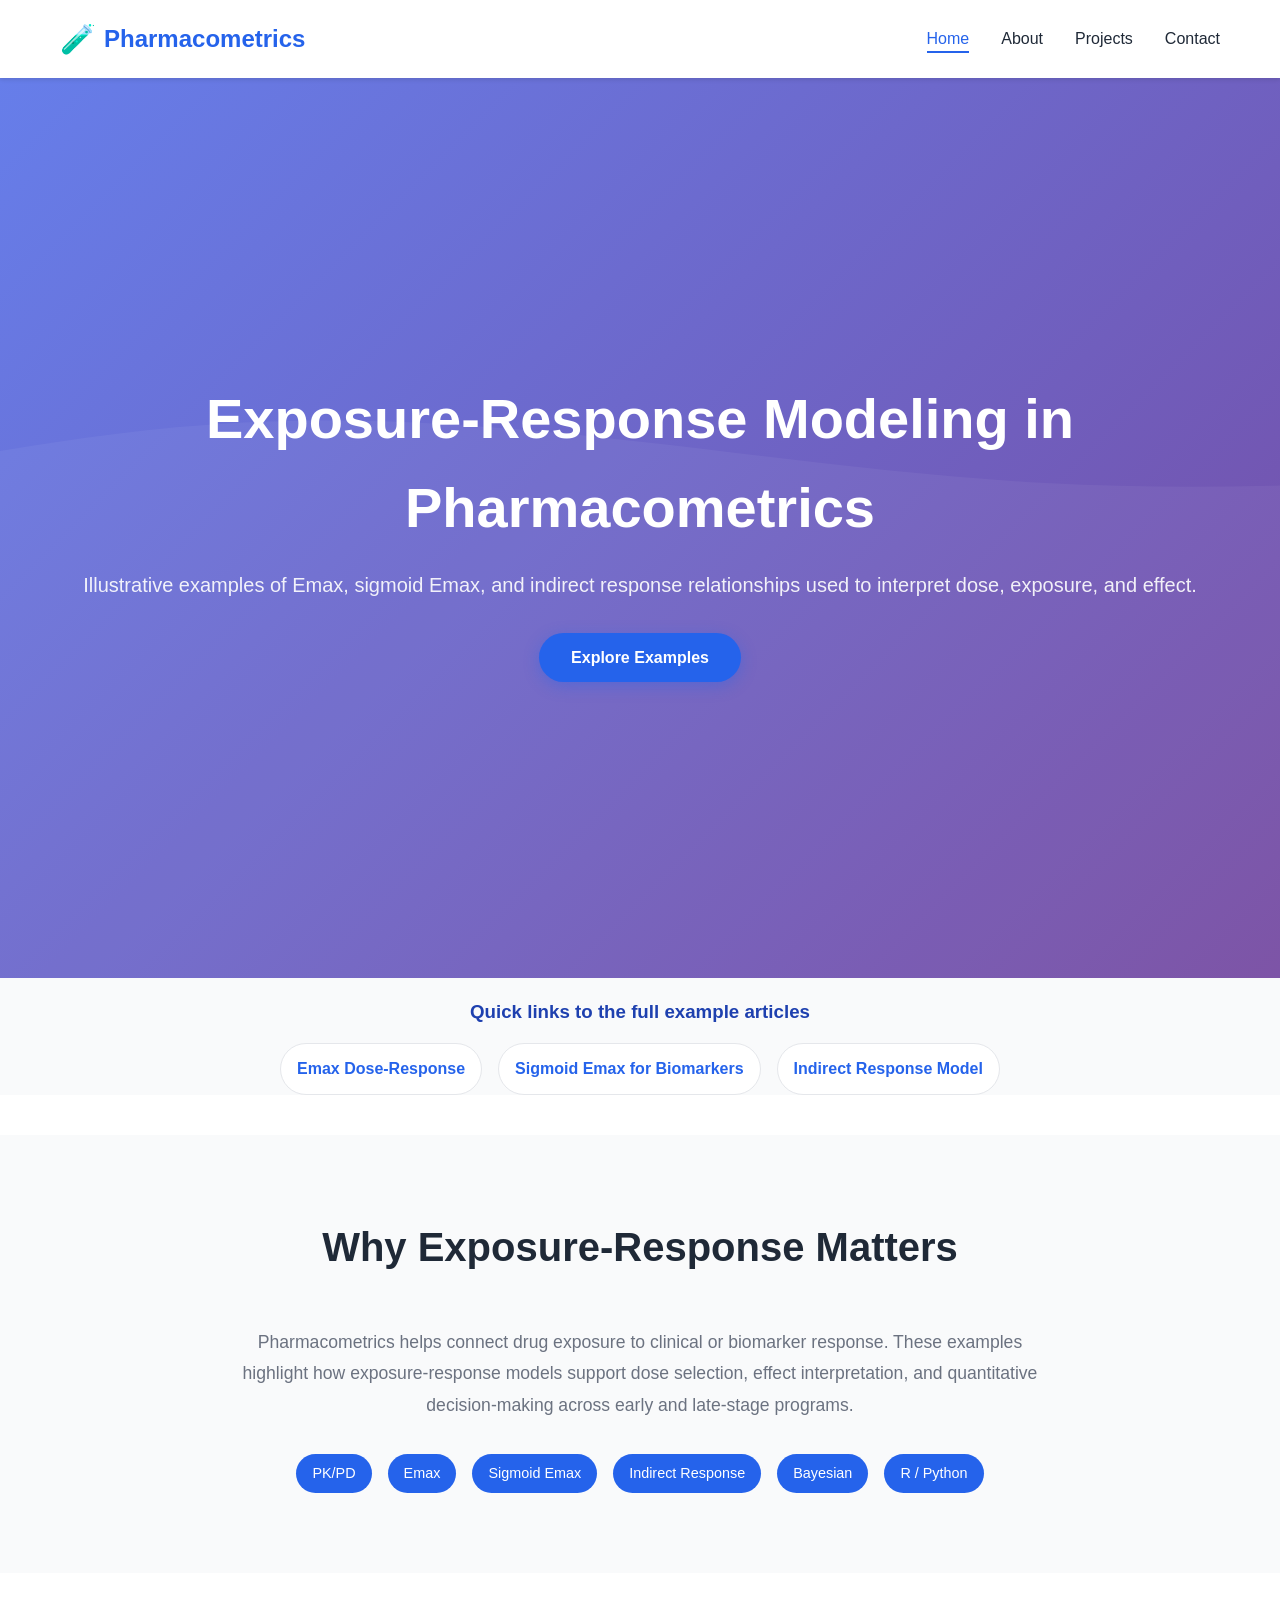
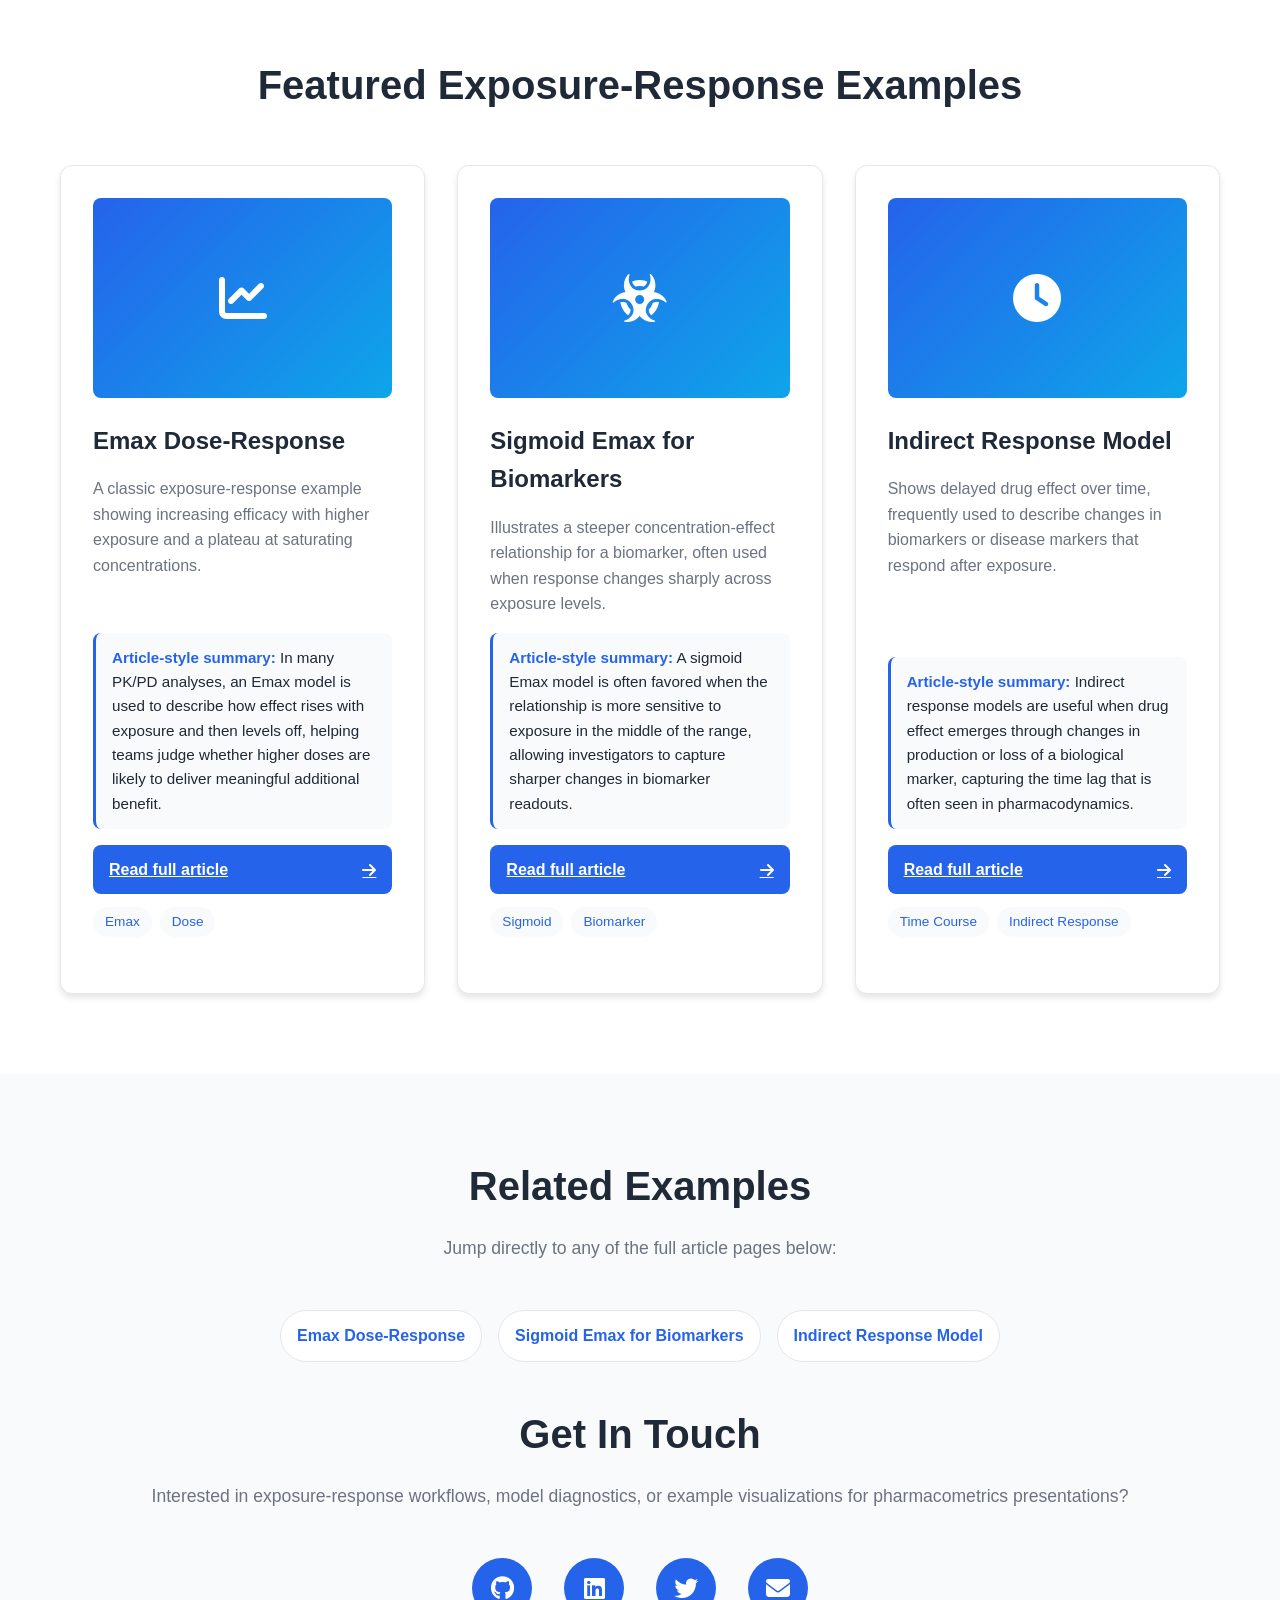
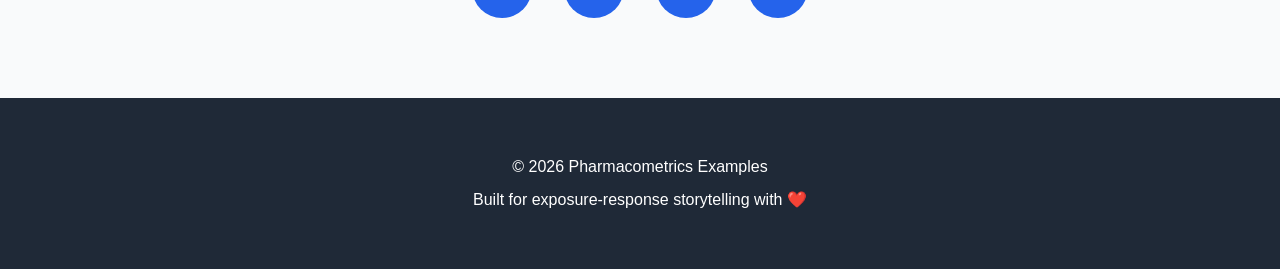
<file: index.html>
<!DOCTYPE html>
<html lang="en">
<head>
    <meta charset="UTF-8">
    <meta name="viewport" content="width=device-width, initial-scale=1.0">
    <title>Pharmacometrics Exposure-Response Examples</title>
    <link rel="stylesheet" href="css/style.css">
    <link rel="stylesheet" href="https://cdnjs.cloudflare.com/ajax/libs/font-awesome/6.4.0/css/all.min.css">
</head>
<body>
    <nav class="navbar">
        <div class="nav-container">
            <div class="nav-brand">
                <a href="#home"><span class="brand-icon">🧪</span> Pharmacometrics</a>
            </div>
            <ul class="nav-menu">
                <li><a href="#home">Home</a></li>
                <li><a href="#about">About</a></li>
                <li><a href="#projects">Projects</a></li>
                <li><a href="#contact">Contact</a></li>
            </ul>
            <div class="hamburger">
                <span></span>
                <span></span>
                <span></span>
            </div>
        </div>
    </nav>

    <!-- Hero Section -->
    <section id="home" class="hero">
        <div class="hero-content">
            <h1>Exposure-Response Modeling in Pharmacometrics</h1>
            <p>Illustrative examples of Emax, sigmoid Emax, and indirect response relationships used to interpret dose, exposure, and effect.</p>
            <a href="#projects" class="btn btn-primary">Explore Examples</a>
        </div>
        <div class="hero-background"></div>
    </section>

    <section class="example-quick-links">
        <div class="container">
            <h3>Quick links to the full example articles</h3>
            <div class="related-links">
                <a href="emax-dose-response.html">Emax Dose-Response</a>
                <a href="sigmoid-emax-biomarker.html">Sigmoid Emax for Biomarkers</a>
                <a href="indirect-response-model.html">Indirect Response Model</a>
            </div>
        </div>
    </section>

    <!-- About Section -->
    <section id="about" class="about">
        <div class="container">
            <h2>Why Exposure-Response Matters</h2>
            <div class="about-content">
                <p>
                    Pharmacometrics helps connect drug exposure to clinical or biomarker response. These examples highlight how exposure-response models support dose selection, effect interpretation, and quantitative decision-making across early and late-stage programs.
                </p>
                <div class="skills">
                    <span class="skill-tag">PK/PD</span>
                    <span class="skill-tag">Emax</span>
                    <span class="skill-tag">Sigmoid Emax</span>
                    <span class="skill-tag">Indirect Response</span>
                    <span class="skill-tag">Bayesian</span>
                    <span class="skill-tag">R / Python</span>
                </div>
            </div>
        </div>
    </section>

    <!-- Projects Section -->
    <section id="projects" class="projects">
        <div class="container">
            <h2>Featured Exposure-Response Examples</h2>
            <div class="projects-grid">
                <div class="project-card">
                    <div class="project-image">
                        <i class="fas fa-chart-line"></i>
                    </div>
                    <h3>Emax Dose-Response</h3>
                    <p>A classic exposure-response example showing increasing efficacy with higher exposure and a plateau at saturating concentrations.</p>
                    <div class="example-detail">
                        <strong>Article-style summary:</strong> In many PK/PD analyses, an Emax model is used to describe how effect rises with exposure and then levels off, helping teams judge whether higher doses are likely to deliver meaningful additional benefit.
                    </div>
                    <a class="expand-toggle" href="emax-dose-response.html">Read full article <i class="fas fa-arrow-right"></i></a>
                    <div class="project-tags">
                        <span class="tag">Emax</span>
                        <span class="tag">Dose</span>
                    </div>
                </div>

                <div class="project-card">
                    <div class="project-image">
                        <i class="fas fa-biohazard"></i>
                    </div>
                    <h3>Sigmoid Emax for Biomarkers</h3>
                    <p>Illustrates a steeper concentration-effect relationship for a biomarker, often used when response changes sharply across exposure levels.</p>
                    <div class="example-detail">
                        <strong>Article-style summary:</strong> A sigmoid Emax model is often favored when the relationship is more sensitive to exposure in the middle of the range, allowing investigators to capture sharper changes in biomarker readouts.
                    </div>
                    <a class="expand-toggle" href="sigmoid-emax-biomarker.html">Read full article <i class="fas fa-arrow-right"></i></a>
                    <div class="project-tags">
                        <span class="tag">Sigmoid</span>
                        <span class="tag">Biomarker</span>
                    </div>
                </div>

                <div class="project-card">
                    <div class="project-image">
                        <i class="fas fa-clock"></i>
                    </div>
                    <h3>Indirect Response Model</h3>
                    <p>Shows delayed drug effect over time, frequently used to describe changes in biomarkers or disease markers that respond after exposure.</p>
                    <div class="example-detail">
                        <strong>Article-style summary:</strong> Indirect response models are useful when drug effect emerges through changes in production or loss of a biological marker, capturing the time lag that is often seen in pharmacodynamics.
                    </div>
                    <a class="expand-toggle" href="indirect-response-model.html">Read full article <i class="fas fa-arrow-right"></i></a>
                    <div class="project-tags">
                        <span class="tag">Time Course</span>
                        <span class="tag">Indirect Response</span>
                    </div>
                </div>
            </div>
        </div>
    </section>

    <!-- Contact Section -->
    <section id="contact" class="contact">
        <div class="container">
            <h2>Related Examples</h2>
            <p>Jump directly to any of the full article pages below:</p>
            <div class="related-links">
                <a href="emax-dose-response.html">Emax Dose-Response</a>
                <a href="sigmoid-emax-biomarker.html">Sigmoid Emax for Biomarkers</a>
                <a href="indirect-response-model.html">Indirect Response Model</a>
            </div>
            <h2>Get In Touch</h2>
            <p>Interested in exposure-response workflows, model diagnostics, or example visualizations for pharmacometrics presentations?</p>
            <div class="contact-links">
                <a href="https://github.com" target="_blank" class="social-link">
                    <i class="fab fa-github"></i>
                </a>
                <a href="https://linkedin.com" target="_blank" class="social-link">
                    <i class="fab fa-linkedin"></i>
                </a>
                <a href="https://twitter.com" target="_blank" class="social-link">
                    <i class="fab fa-twitter"></i>
                </a>
                <a href="mailto:your.email@example.com" class="social-link">
                    <i class="fas fa-envelope"></i>
                </a>
            </div>
        </div>
    </section>

    <!-- Footer -->
    <footer class="footer">
        <div class="container">
            <p>&copy; 2026 Pharmacometrics Examples</p>
            <p>Built for exposure-response storytelling with <span class="heart">❤️</span></p>
        </div>
    </footer>

    <script src="js/script.js"></script>
</body>
</html>
</file>
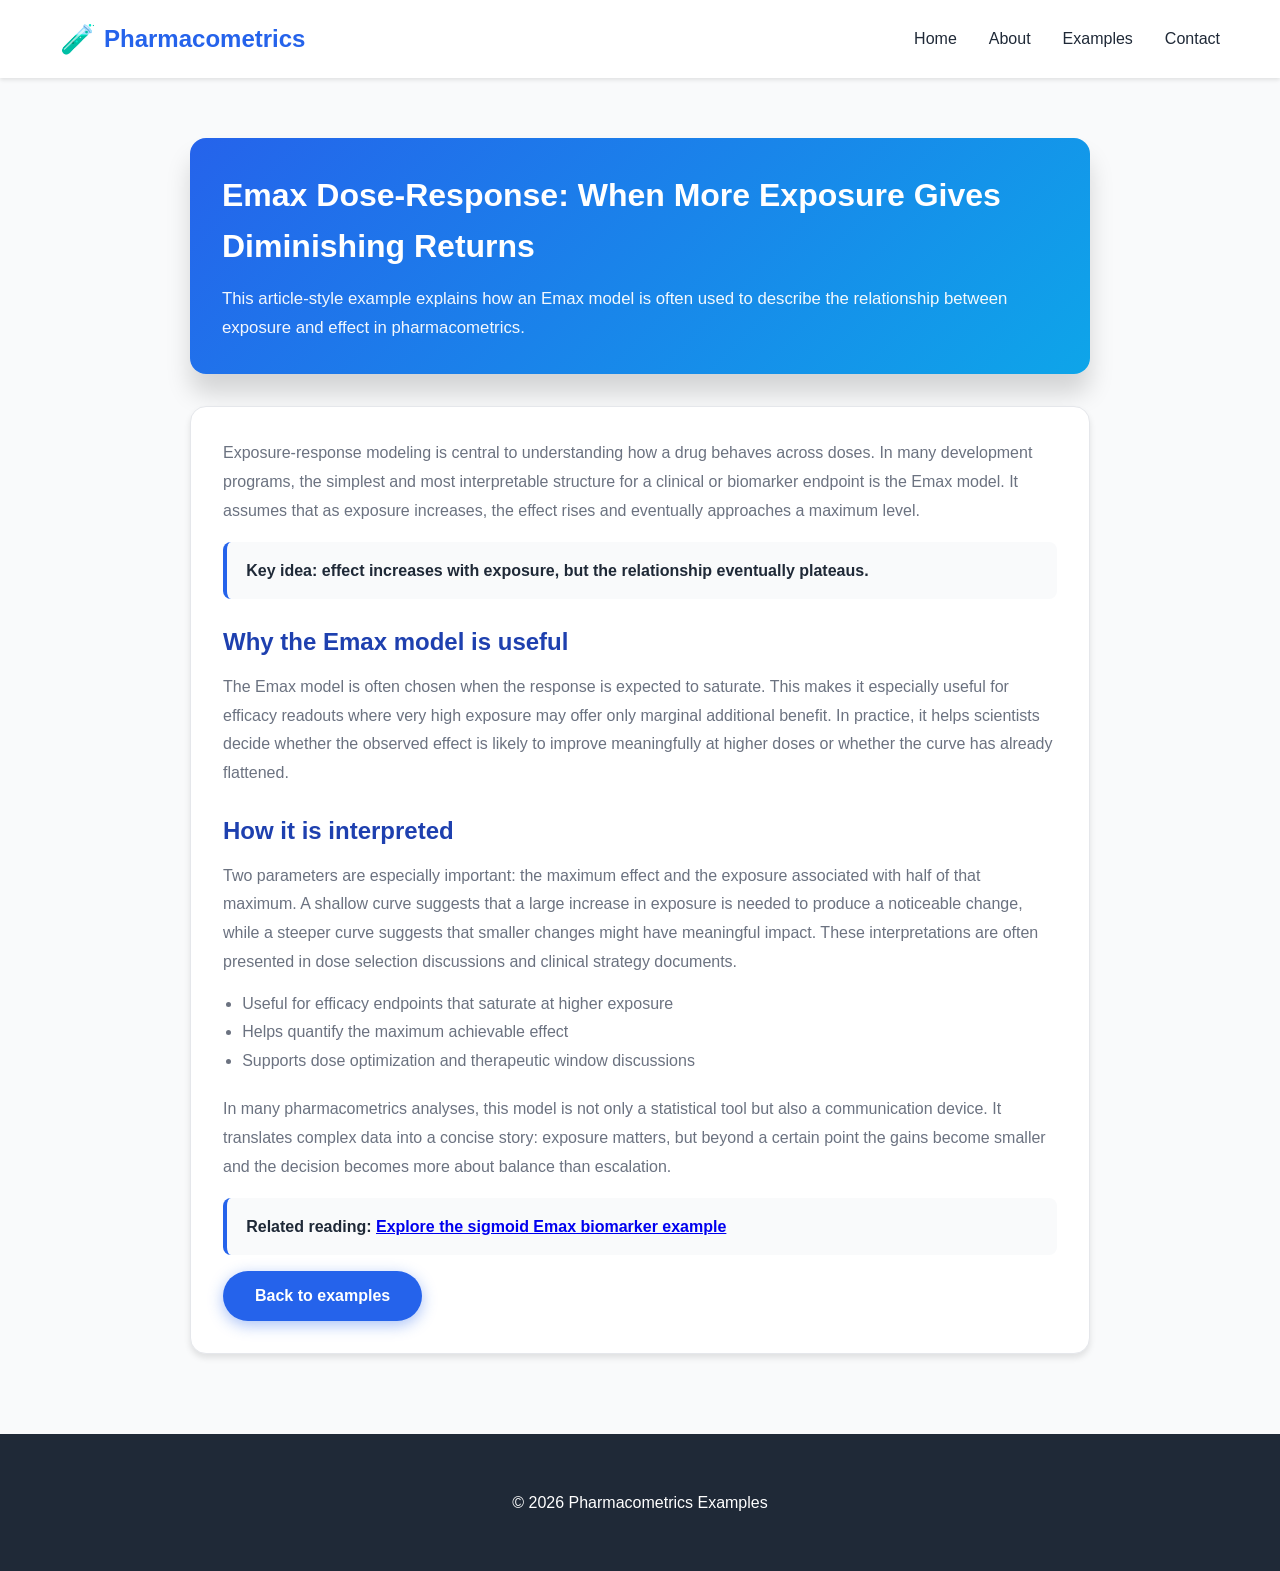
<file: emax-dose-response.html>
<!DOCTYPE html>
<html lang="en">
<head>
    <meta charset="UTF-8">
    <meta name="viewport" content="width=device-width, initial-scale=1.0">
    <title>Emax Dose-Response | Pharmacometrics Examples</title>
    <link rel="stylesheet" href="css/style.css">
    <link rel="stylesheet" href="https://cdnjs.cloudflare.com/ajax/libs/font-awesome/6.4.0/css/all.min.css">
</head>
<body>
    <nav class="navbar">
        <div class="nav-container">
            <div class="nav-brand">
                <a href="index.html#home"><span class="brand-icon">🧪</span> Pharmacometrics</a>
            </div>
            <ul class="nav-menu">
                <li><a href="index.html#home">Home</a></li>
                <li><a href="index.html#about">About</a></li>
                <li><a href="index.html#projects">Examples</a></li>
                <li><a href="index.html#contact">Contact</a></li>
            </ul>
        </div>
    </nav>

    <main class="article-page">
        <section class="article-hero">
            <h1>Emax Dose-Response: When More Exposure Gives Diminishing Returns</h1>
            <p>This article-style example explains how an Emax model is often used to describe the relationship between exposure and effect in pharmacometrics.</p>
        </section>

        <section class="article-content">
            <p>Exposure-response modeling is central to understanding how a drug behaves across doses. In many development programs, the simplest and most interpretable structure for a clinical or biomarker endpoint is the Emax model. It assumes that as exposure increases, the effect rises and eventually approaches a maximum level.</p>

            <div class="article-callout">Key idea: effect increases with exposure, but the relationship eventually plateaus.</div>

            <h2>Why the Emax model is useful</h2>
            <p>The Emax model is often chosen when the response is expected to saturate. This makes it especially useful for efficacy readouts where very high exposure may offer only marginal additional benefit. In practice, it helps scientists decide whether the observed effect is likely to improve meaningfully at higher doses or whether the curve has already flattened.</p>

            <h2>How it is interpreted</h2>
            <p>Two parameters are especially important: the maximum effect and the exposure associated with half of that maximum. A shallow curve suggests that a large increase in exposure is needed to produce a noticeable change, while a steeper curve suggests that smaller changes might have meaningful impact. These interpretations are often presented in dose selection discussions and clinical strategy documents.</p>

            <ul class="article-list">
                <li>Useful for efficacy endpoints that saturate at higher exposure</li>
                <li>Helps quantify the maximum achievable effect</li>
                <li>Supports dose optimization and therapeutic window discussions</li>
            </ul>

            <p>In many pharmacometrics analyses, this model is not only a statistical tool but also a communication device. It translates complex data into a concise story: exposure matters, but beyond a certain point the gains become smaller and the decision becomes more about balance than escalation.</p>

            <div class="article-callout">
                Related reading: <a href="sigmoid-emax-biomarker.html">Explore the sigmoid Emax biomarker example</a>
            </div>

            <a href="index.html#projects" class="btn btn-primary">Back to examples</a>
        </section>
    </main>

    <footer class="footer">
        <div class="container">
            <p>&copy; 2026 Pharmacometrics Examples</p>
        </div>
    </footer>
</body>
</html>
</file>
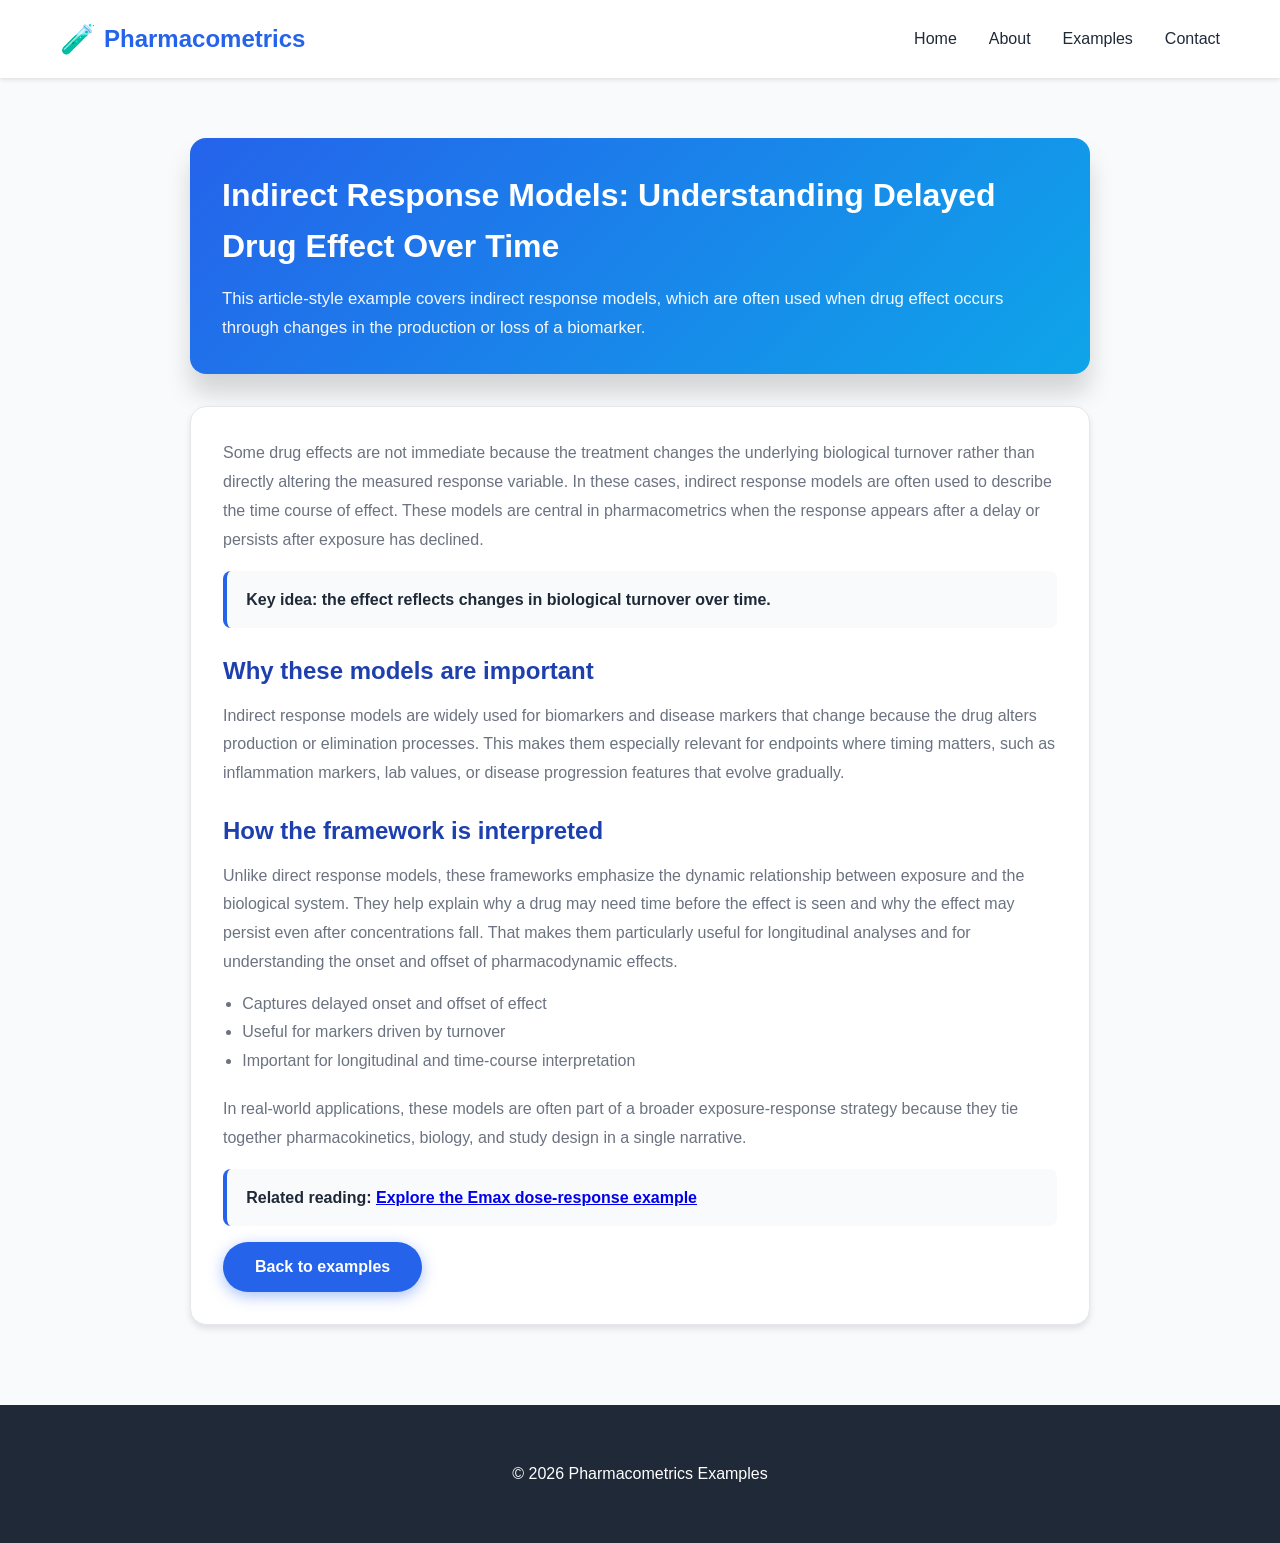
<file: indirect-response-model.html>
<!DOCTYPE html>
<html lang="en">
<head>
    <meta charset="UTF-8">
    <meta name="viewport" content="width=device-width, initial-scale=1.0">
    <title>Indirect Response Model | Pharmacometrics Examples</title>
    <link rel="stylesheet" href="css/style.css">
    <link rel="stylesheet" href="https://cdnjs.cloudflare.com/ajax/libs/font-awesome/6.4.0/css/all.min.css">
</head>
<body>
    <nav class="navbar">
        <div class="nav-container">
            <div class="nav-brand">
                <a href="index.html#home"><span class="brand-icon">🧪</span> Pharmacometrics</a>
            </div>
            <ul class="nav-menu">
                <li><a href="index.html#home">Home</a></li>
                <li><a href="index.html#about">About</a></li>
                <li><a href="index.html#projects">Examples</a></li>
                <li><a href="index.html#contact">Contact</a></li>
            </ul>
        </div>
    </nav>

    <main class="article-page">
        <section class="article-hero">
            <h1>Indirect Response Models: Understanding Delayed Drug Effect Over Time</h1>
            <p>This article-style example covers indirect response models, which are often used when drug effect occurs through changes in the production or loss of a biomarker.</p>
        </section>

        <section class="article-content">
            <p>Some drug effects are not immediate because the treatment changes the underlying biological turnover rather than directly altering the measured response variable. In these cases, indirect response models are often used to describe the time course of effect. These models are central in pharmacometrics when the response appears after a delay or persists after exposure has declined.</p>

            <div class="article-callout">Key idea: the effect reflects changes in biological turnover over time.</div>

            <h2>Why these models are important</h2>
            <p>Indirect response models are widely used for biomarkers and disease markers that change because the drug alters production or elimination processes. This makes them especially relevant for endpoints where timing matters, such as inflammation markers, lab values, or disease progression features that evolve gradually.</p>

            <h2>How the framework is interpreted</h2>
            <p>Unlike direct response models, these frameworks emphasize the dynamic relationship between exposure and the biological system. They help explain why a drug may need time before the effect is seen and why the effect may persist even after concentrations fall. That makes them particularly useful for longitudinal analyses and for understanding the onset and offset of pharmacodynamic effects.</p>

            <ul class="article-list">
                <li>Captures delayed onset and offset of effect</li>
                <li>Useful for markers driven by turnover</li>
                <li>Important for longitudinal and time-course interpretation</li>
            </ul>

            <p>In real-world applications, these models are often part of a broader exposure-response strategy because they tie together pharmacokinetics, biology, and study design in a single narrative.</p>

            <div class="article-callout">
                Related reading: <a href="emax-dose-response.html">Explore the Emax dose-response example</a>
            </div>

            <a href="index.html#projects" class="btn btn-primary">Back to examples</a>
        </section>
    </main>

    <footer class="footer">
        <div class="container">
            <p>&copy; 2026 Pharmacometrics Examples</p>
        </div>
    </footer>
</body>
</html>
</file>
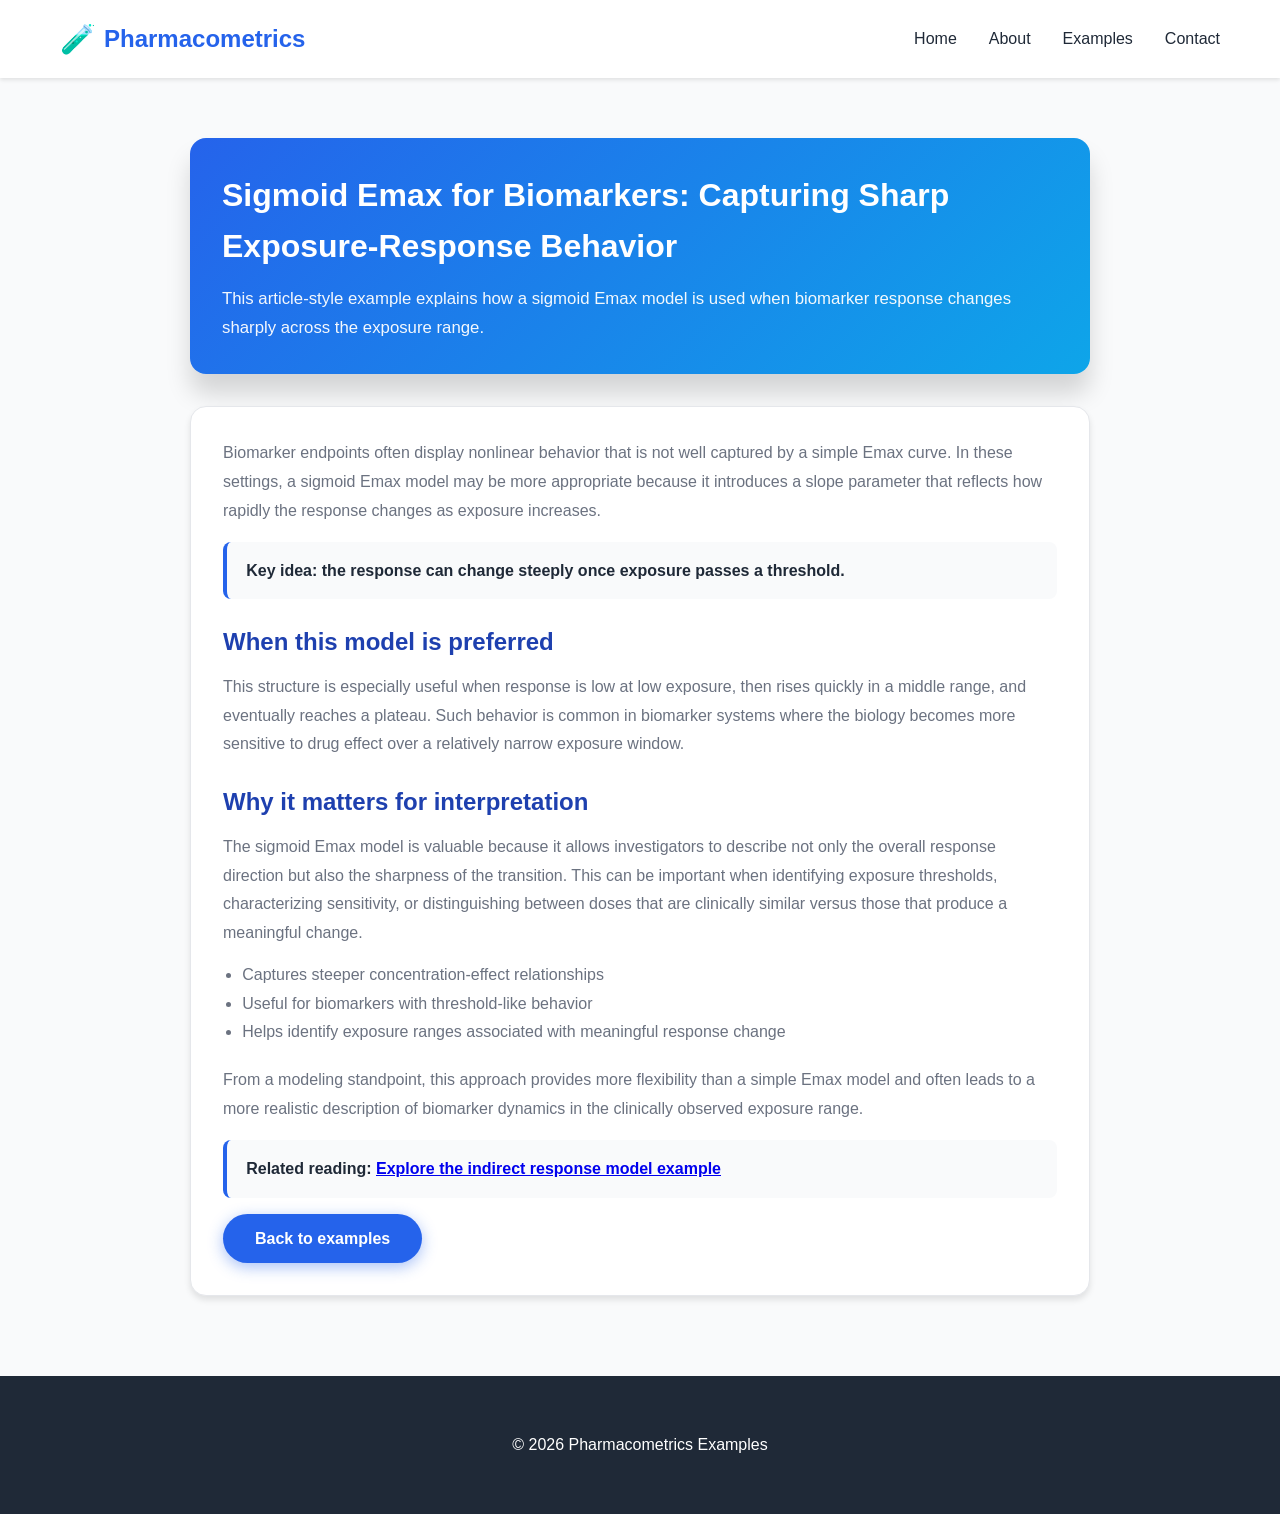
<file: sigmoid-emax-biomarker.html>
<!DOCTYPE html>
<html lang="en">
<head>
    <meta charset="UTF-8">
    <meta name="viewport" content="width=device-width, initial-scale=1.0">
    <title>Sigmoid Emax Biomarker | Pharmacometrics Examples</title>
    <link rel="stylesheet" href="css/style.css">
    <link rel="stylesheet" href="https://cdnjs.cloudflare.com/ajax/libs/font-awesome/6.4.0/css/all.min.css">
</head>
<body>
    <nav class="navbar">
        <div class="nav-container">
            <div class="nav-brand">
                <a href="index.html#home"><span class="brand-icon">🧪</span> Pharmacometrics</a>
            </div>
            <ul class="nav-menu">
                <li><a href="index.html#home">Home</a></li>
                <li><a href="index.html#about">About</a></li>
                <li><a href="index.html#projects">Examples</a></li>
                <li><a href="index.html#contact">Contact</a></li>
            </ul>
        </div>
    </nav>

    <main class="article-page">
        <section class="article-hero">
            <h1>Sigmoid Emax for Biomarkers: Capturing Sharp Exposure-Response Behavior</h1>
            <p>This article-style example explains how a sigmoid Emax model is used when biomarker response changes sharply across the exposure range.</p>
        </section>

        <section class="article-content">
            <p>Biomarker endpoints often display nonlinear behavior that is not well captured by a simple Emax curve. In these settings, a sigmoid Emax model may be more appropriate because it introduces a slope parameter that reflects how rapidly the response changes as exposure increases.</p>

            <div class="article-callout">Key idea: the response can change steeply once exposure passes a threshold.</div>

            <h2>When this model is preferred</h2>
            <p>This structure is especially useful when response is low at low exposure, then rises quickly in a middle range, and eventually reaches a plateau. Such behavior is common in biomarker systems where the biology becomes more sensitive to drug effect over a relatively narrow exposure window.</p>

            <h2>Why it matters for interpretation</h2>
            <p>The sigmoid Emax model is valuable because it allows investigators to describe not only the overall response direction but also the sharpness of the transition. This can be important when identifying exposure thresholds, characterizing sensitivity, or distinguishing between doses that are clinically similar versus those that produce a meaningful change.</p>

            <ul class="article-list">
                <li>Captures steeper concentration-effect relationships</li>
                <li>Useful for biomarkers with threshold-like behavior</li>
                <li>Helps identify exposure ranges associated with meaningful response change</li>
            </ul>

            <p>From a modeling standpoint, this approach provides more flexibility than a simple Emax model and often leads to a more realistic description of biomarker dynamics in the clinically observed exposure range.</p>

            <div class="article-callout">
                Related reading: <a href="indirect-response-model.html">Explore the indirect response model example</a>
            </div>

            <a href="index.html#projects" class="btn btn-primary">Back to examples</a>
        </section>
    </main>

    <footer class="footer">
        <div class="container">
            <p>&copy; 2026 Pharmacometrics Examples</p>
        </div>
    </footer>
</body>
</html>
</file>
<file: css/style.css>
/* Root Variables */
:root {
    --primary-color: #2563eb;
    --secondary-color: #1e40af;
    --accent-color: #0ea5e9;
    --text-color: #1f2937;
    --light-text: #6b7280;
    --bg-color: #ffffff;
    --bg-light: #f9fafb;
    --border-color: #e5e7eb;
    --shadow: 0 4px 6px rgba(0, 0, 0, 0.1);
    --shadow-lg: 0 20px 25px rgba(0, 0, 0, 0.15);
}

/* Global Styles */
* {
    margin: 0;
    padding: 0;
    box-sizing: border-box;
}

html {
    scroll-behavior: smooth;
}

body {
    font-family: 'Segoe UI', Tahoma, Geneva, Verdana, sans-serif;
    line-height: 1.6;
    color: var(--text-color);
    background-color: var(--bg-color);
}

.container {
    max-width: 1200px;
    margin: 0 auto;
    padding: 0 20px;
}

/* Navigation */
.navbar {
    background: var(--bg-color);
    box-shadow: 0 2px 4px rgba(0, 0, 0, 0.1);
    position: sticky;
    top: 0;
    z-index: 1000;
}

.nav-container {
    display: flex;
    justify-content: space-between;
    align-items: center;
    padding: 1rem 0;
    max-width: 1200px;
    margin: 0 auto;
    padding: 1rem 20px;
}

.nav-brand a {
    font-size: 1.5rem;
    font-weight: bold;
    color: var(--primary-color);
    text-decoration: none;
    display: flex;
    align-items: center;
    gap: 0.5rem;
}

.brand-icon {
    font-size: 1.8rem;
}

.nav-menu {
    display: flex;
    list-style: none;
    gap: 2rem;
}

.nav-menu a {
    color: var(--text-color);
    text-decoration: none;
    font-weight: 500;
    transition: color 0.3s ease;
}

.nav-menu a:hover {
    color: var(--primary-color);
}

.hamburger {
    display: none;
    flex-direction: column;
    cursor: pointer;
}

.hamburger span {
    width: 25px;
    height: 3px;
    background: var(--primary-color);
    margin: 5px 0;
    transition: 0.3s;
}

/* Hero Section */
.hero {
    position: relative;
    min-height: 100vh;
    display: flex;
    align-items: center;
    justify-content: center;
    overflow: hidden;
    background: linear-gradient(135deg, #667eea 0%, #764ba2 100%);
}

.hero-background {
    position: absolute;
    top: 0;
    left: 0;
    width: 100%;
    height: 100%;
    background: url('data:image/svg+xml,<svg xmlns="http://www.w3.org/2000/svg" viewBox="0 0 1440 320"><path fill="rgba(255,255,255,0.1)" fill-opacity="1" d="M0,96L48,112C96,128,192,160,288,160C384,160,480,128,576,122.7C672,117,768,139,864,144C960,149,1056,139,1152,128C1248,117,1344,107,1392,101.3L1440,96L1440,320L1392,320C1344,320,1248,320,1152,320C1056,320,960,320,864,320C768,320,672,320,576,320C480,320,384,320,288,320C192,320,96,320,48,320L0,320Z"></path></svg>') no-repeat bottom;
    background-size: cover;
    opacity: 0.5;
}

.hero-content {
    position: relative;
    z-index: 1;
    text-align: center;
    color: white;
    animation: fadeInUp 1s ease;
}

.hero-content h1 {
    font-size: clamp(2rem, 8vw, 3.5rem);
    margin-bottom: 1rem;
    font-weight: bold;
}

.hero-content p {
    font-size: 1.25rem;
    margin-bottom: 2rem;
    opacity: 0.9;
}

/* Buttons */
.btn {
    display: inline-block;
    padding: 12px 32px;
    border-radius: 50px;
    text-decoration: none;
    font-weight: 600;
    transition: all 0.3s ease;
    cursor: pointer;
    border: none;
    font-size: 1rem;
}

.btn-primary {
    background: var(--primary-color);
    color: white;
    box-shadow: 0 4px 15px rgba(37, 99, 235, 0.4);
}

.btn-primary:hover {
    transform: translateY(-2px);
    box-shadow: 0 6px 20px rgba(37, 99, 235, 0.6);
    background: var(--secondary-color);
}

/* About Section */
.about {
    padding: 80px 20px;
    background: var(--bg-light);
}

.about h2 {
    font-size: 2.5rem;
    margin-bottom: 3rem;
    text-align: center;
}

.about-content {
    max-width: 800px;
    margin: 0 auto;
    text-align: center;
}

.about-content p {
    font-size: 1.1rem;
    color: var(--light-text);
    margin-bottom: 2rem;
    line-height: 1.8;
}

.skills {
    display: flex;
    flex-wrap: wrap;
    gap: 1rem;
    justify-content: center;
}

.skill-tag {
    background: var(--primary-color);
    color: white;
    padding: 8px 16px;
    border-radius: 20px;
    font-size: 0.9rem;
    font-weight: 500;
    transition: all 0.3s ease;
}

.skill-tag:hover {
    background: var(--secondary-color);
    transform: translateY(-2px);
}

/* Projects Section */
.projects {
    padding: 80px 20px;
}

.projects h2 {
    font-size: 2.5rem;
    margin-bottom: 3rem;
    text-align: center;
}

.projects-grid {
    display: grid;
    grid-template-columns: repeat(auto-fit, minmax(320px, 1fr));
    gap: 2rem;
}

.project-card {
    background: var(--bg-color);
    border: 1px solid var(--border-color);
    border-radius: 12px;
    padding: 2rem;
    transition: all 0.3s ease;
    box-shadow: var(--shadow);
    display: flex;
    flex-direction: column;
}

.project-card:hover {
    transform: translateY(-8px);
    box-shadow: var(--shadow-lg);
    border-color: var(--primary-color);
}

.project-image {
    width: 100%;
    height: 200px;
    background: linear-gradient(135deg, var(--primary-color), var(--accent-color));
    border-radius: 8px;
    display: flex;
    align-items: center;
    justify-content: center;
    margin-bottom: 1.5rem;
    font-size: 3rem;
    color: white;
}

.project-card h3 {
    font-size: 1.5rem;
    margin-bottom: 1rem;
    color: var(--text-color);
}

.project-card p {
    color: var(--light-text);
    margin-bottom: 1rem;
    flex-grow: 1;
}

.example-detail {
    background: var(--bg-light);
    border-left: 3px solid var(--primary-color);
    padding: 0.8rem 1rem;
    border-radius: 8px;
    margin-bottom: 1rem;
    color: var(--text-color);
    font-size: 0.95rem;
    line-height: 1.6;
}

.example-detail strong {
    color: var(--primary-color);
}

.expand-toggle {
    width: 100%;
    text-align: left;
    background: var(--primary-color);
    color: white;
    border: none;
    border-radius: 8px;
    padding: 0.75rem 1rem;
    margin-bottom: 0.8rem;
    cursor: pointer;
    font-weight: 600;
    display: flex;
    align-items: center;
    justify-content: space-between;
}

.expand-toggle:hover {
    background: var(--secondary-color);
}

.expand-content {
    display: none;
    background: var(--bg-light);
    border: 1px solid var(--border-color);
    border-radius: 8px;
    padding: 0.9rem 1rem;
    margin-bottom: 1rem;
    color: var(--text-color);
}

.expand-content.active {
    display: block;
}

.expand-content p {
    margin-bottom: 0.6rem;
}

.expand-content ul {
    padding-left: 1.2rem;
    color: var(--light-text);
}

.article-page {
    padding: 60px 20px 80px;
    background: var(--bg-light);
}

.article-hero {
    max-width: 900px;
    margin: 0 auto 2rem;
    padding: 2rem;
    background: linear-gradient(135deg, var(--primary-color), var(--accent-color));
    color: white;
    border-radius: 16px;
    box-shadow: var(--shadow-lg);
}

.article-hero h1 {
    font-size: 2rem;
    margin-bottom: 0.8rem;
}

.article-hero p {
    font-size: 1.05rem;
    line-height: 1.7;
    opacity: 0.95;
}

.article-content {
    max-width: 900px;
    margin: 0 auto;
    background: white;
    border: 1px solid var(--border-color);
    border-radius: 16px;
    padding: 2rem;
    box-shadow: var(--shadow);
}

.article-content h2 {
    margin: 1.5rem 0 0.7rem;
    color: var(--secondary-color);
}

.article-content p,
.article-content li {
    color: var(--light-text);
    line-height: 1.8;
}

.article-callout {
    background: var(--bg-light);
    border-left: 4px solid var(--primary-color);
    padding: 1rem 1.2rem;
    border-radius: 8px;
    margin: 1rem 0;
    font-weight: 600;
    color: var(--text-color);
}

.article-list {
    padding-left: 1.2rem;
    margin: 0.8rem 0 1.2rem;
}

.project-tags {
    display: flex;
    flex-wrap: wrap;
    gap: 0.5rem;
    margin-bottom: 1.5rem;
}

.tag {
    background: var(--bg-light);
    color: var(--primary-color);
    padding: 4px 12px;
    border-radius: 15px;
    font-size: 0.85rem;
    font-weight: 500;
}

.project-link {
    color: var(--primary-color);
    text-decoration: none;
    font-weight: 600;
    display: inline-flex;
    align-items: center;
    gap: 0.5rem;
    transition: gap 0.3s ease;
}

.project-link:hover {
    gap: 1rem;
}

/* Contact Section */
.contact {
    padding: 80px 20px;
    background: var(--bg-light);
    text-align: center;
}

.contact h2 {
    font-size: 2.5rem;
    margin-bottom: 1rem;
}

.contact p {
    font-size: 1.1rem;
    color: var(--light-text);
    margin-bottom: 3rem;
}

.example-quick-links {
    padding: 1.2rem 20px 0;
    background: var(--bg-light);
}

.example-quick-links h3 {
    text-align: center;
    margin-bottom: 1rem;
    color: var(--secondary-color);
}

.related-links {
    display: flex;
    justify-content: center;
    flex-wrap: wrap;
    gap: 1rem;
    margin-bottom: 2.5rem;
}

.related-links a {
    display: inline-block;
    padding: 0.75rem 1rem;
    border-radius: 999px;
    background: white;
    color: var(--primary-color);
    text-decoration: none;
    border: 1px solid var(--border-color);
    font-weight: 600;
    transition: all 0.3s ease;
}

.related-links a:hover {
    background: var(--primary-color);
    color: white;
    transform: translateY(-2px);
}

.contact-links {
    display: flex;
    justify-content: center;
    gap: 2rem;
}

.social-link {
    display: inline-flex;
    align-items: center;
    justify-content: center;
    width: 60px;
    height: 60px;
    background: var(--primary-color);
    color: white;
    border-radius: 50%;
    font-size: 1.5rem;
    transition: all 0.3s ease;
    text-decoration: none;
}

.social-link:hover {
    background: var(--secondary-color);
    transform: translateY(-5px);
    box-shadow: var(--shadow-lg);
}

/* Footer */
.footer {
    background: var(--text-color);
    color: white;
    padding: 3rem 20px;
    text-align: center;
}

.footer p {
    margin: 0.5rem 0;
}

.heart {
    color: #ef4444;
    display: inline-block;
    animation: heartbeat 1.2s infinite;
}

/* Animations */
@keyframes fadeInUp {
    from {
        opacity: 0;
        transform: translateY(30px);
    }
    to {
        opacity: 1;
        transform: translateY(0);
    }
}

@keyframes heartbeat {
    0%, 100% {
        transform: scale(1);
    }
    50% {
        transform: scale(1.2);
    }
}

/* Responsive Design */
@media (max-width: 768px) {
    .nav-menu {
        gap: 1rem;
        font-size: 0.9rem;
    }

    .hamburger {
        display: flex;
    }

    .nav-menu {
        position: absolute;
        top: 70px;
        left: -100%;
        flex-direction: column;
        background: var(--bg-color);
        width: 100%;
        text-align: center;
        transition: 0.3s;
        box-shadow: 0 10px 27px rgba(0, 0, 0, 0.05);
    }

    .nav-menu.active {
        left: 0;
    }

    .about,
    .projects,
    .contact {
        padding: 60px 20px;
    }

    .about h2,
    .projects h2,
    .contact h2 {
        font-size: 2rem;
    }

    .projects-grid {
        grid-template-columns: 1fr;
    }

    .contact-links {
        gap: 1rem;
    }

    .social-link {
        width: 50px;
        height: 50px;
        font-size: 1.2rem;
    }
}

@media (max-width: 480px) {
    .hero-content h1 {
        font-size: 1.8rem;
    }

    .hero-content p {
        font-size: 1rem;
    }

    .skill-tag {
        padding: 6px 12px;
        font-size: 0.85rem;
    }

    .contact-links {
        gap: 0.8rem;
        flex-wrap: wrap;
    }
}
</file>
